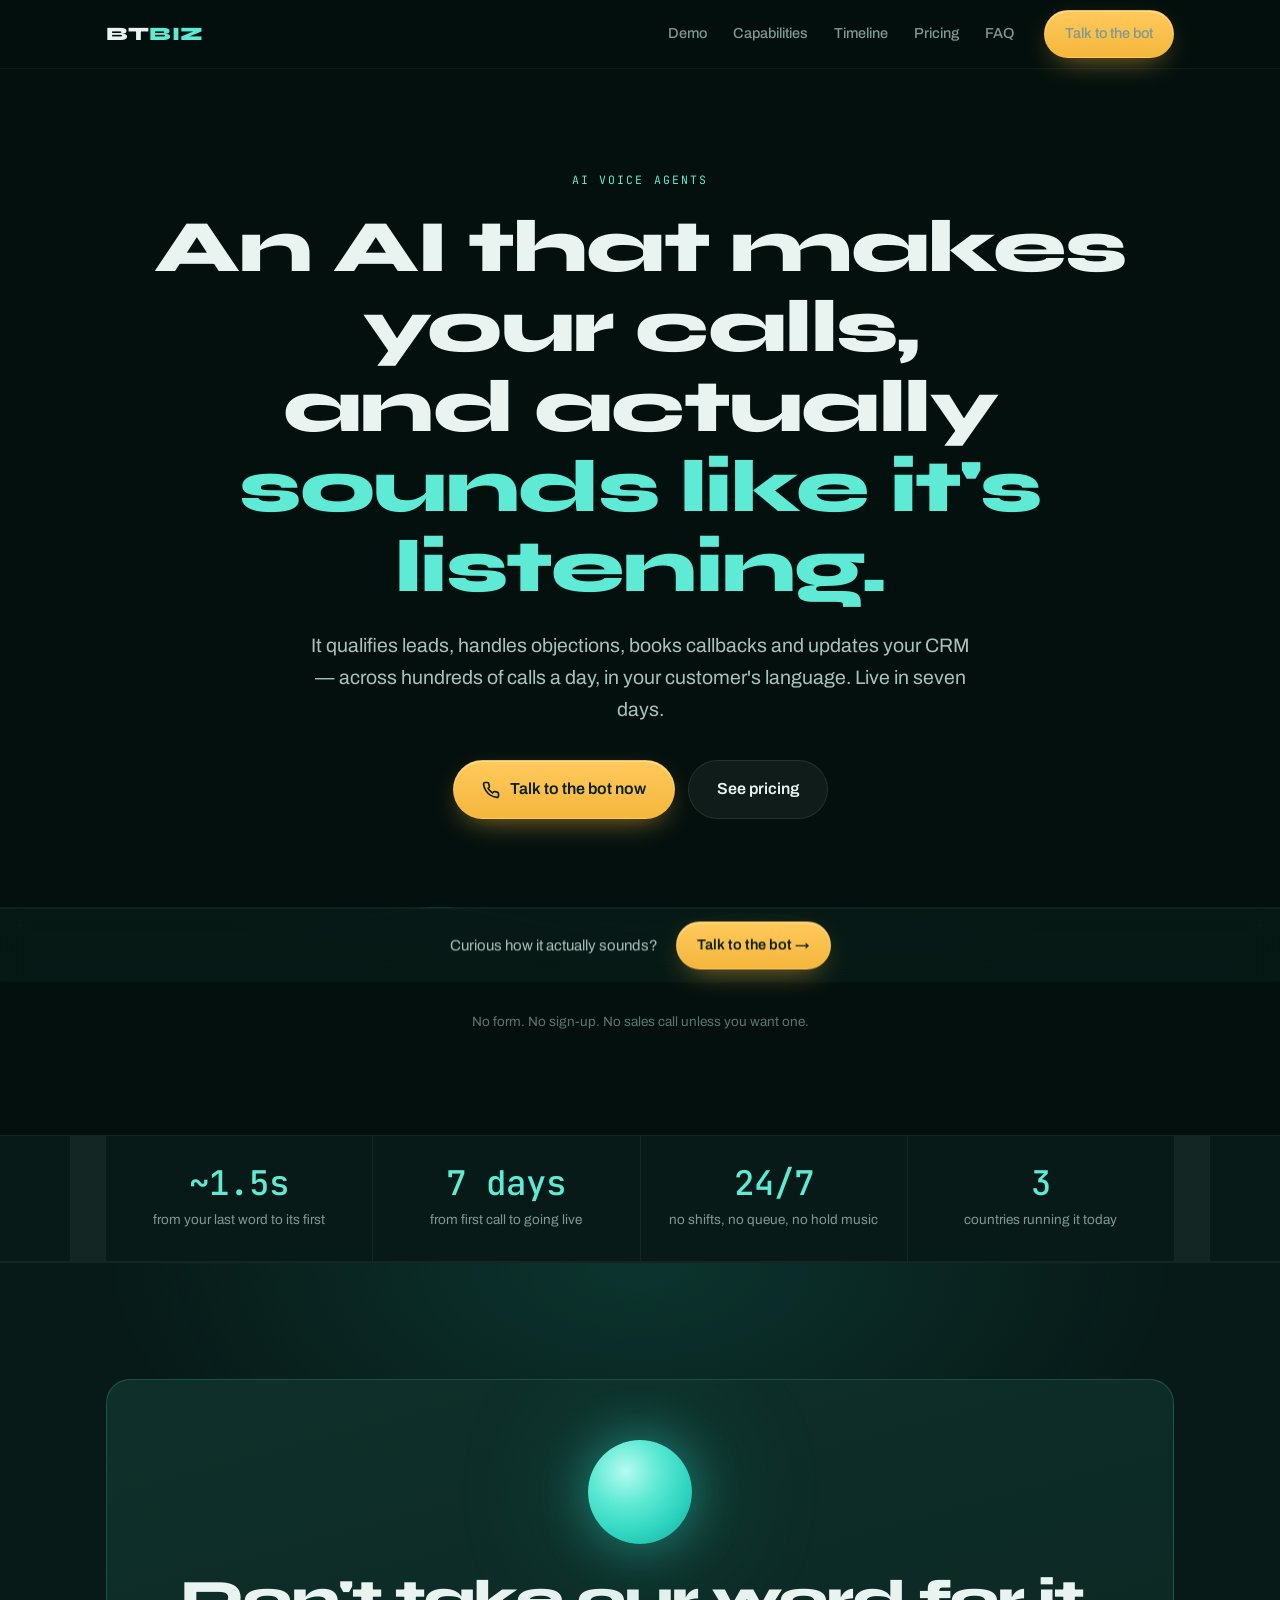
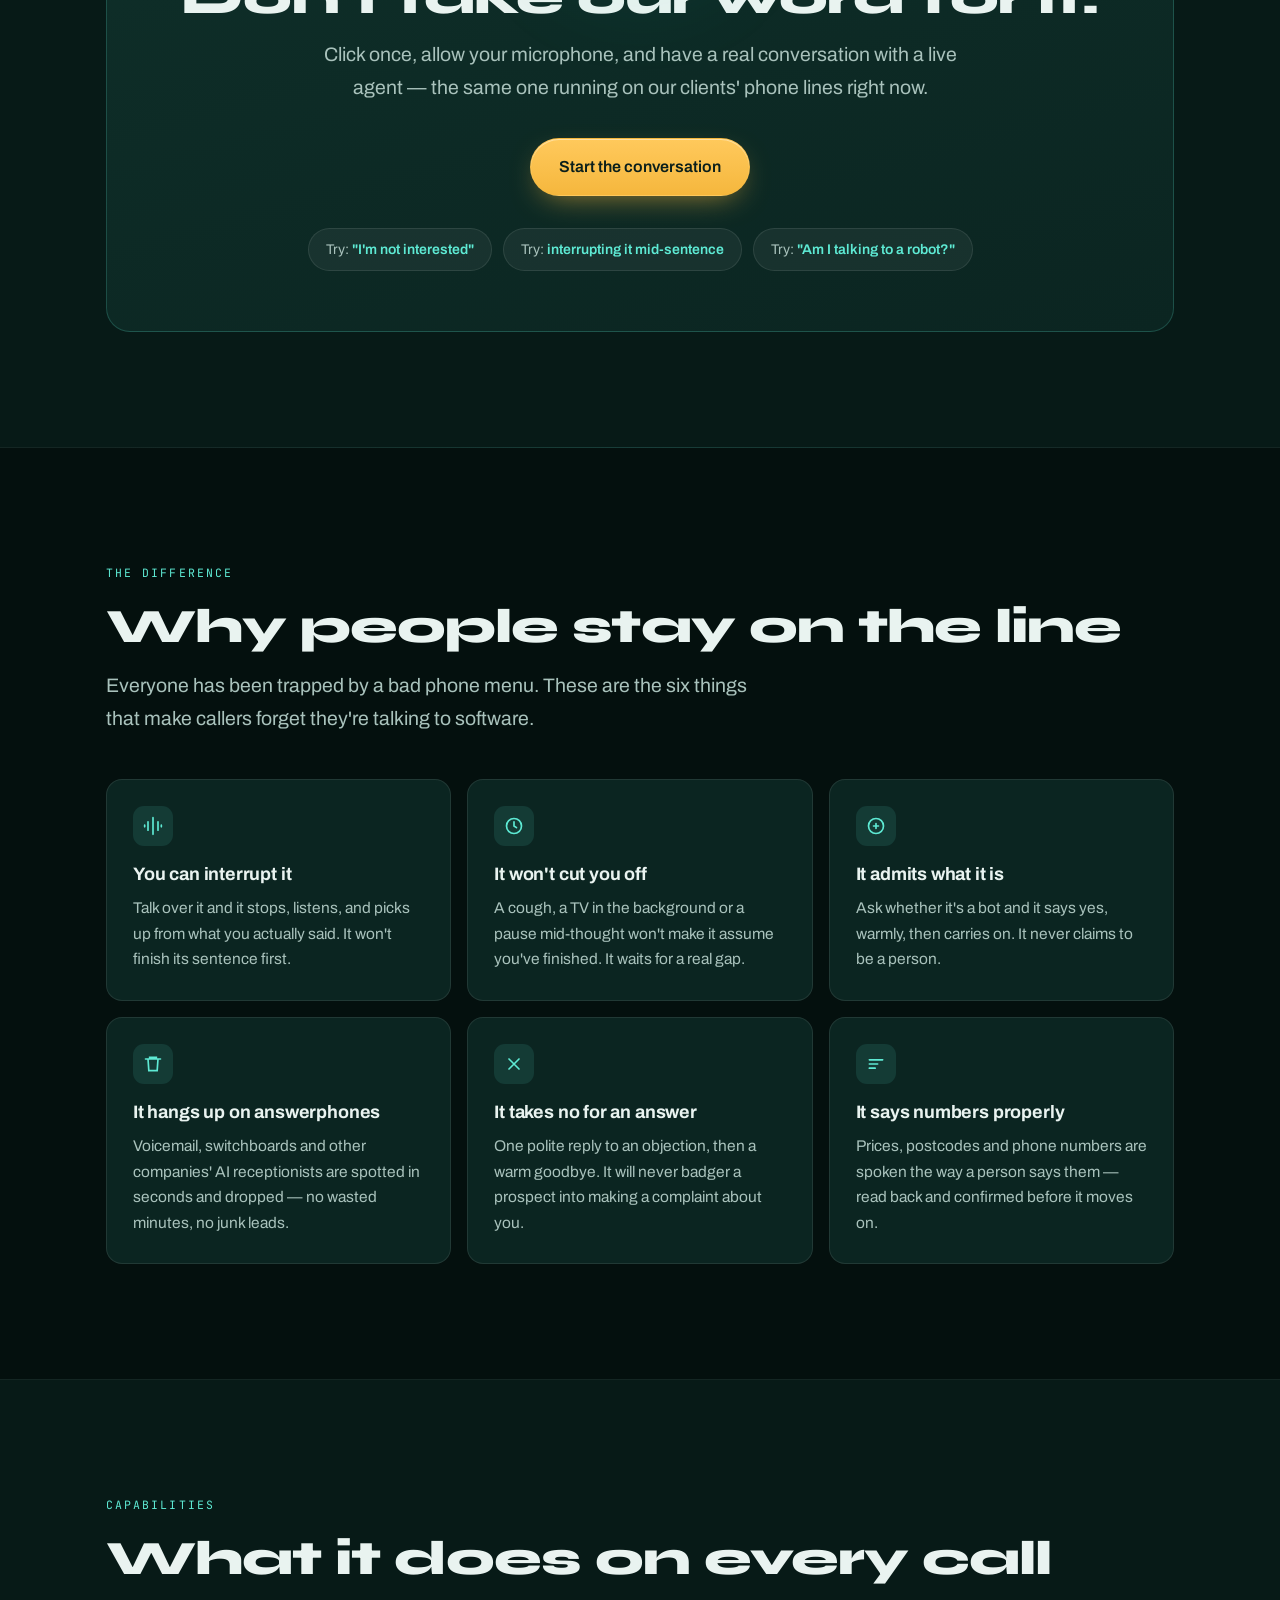
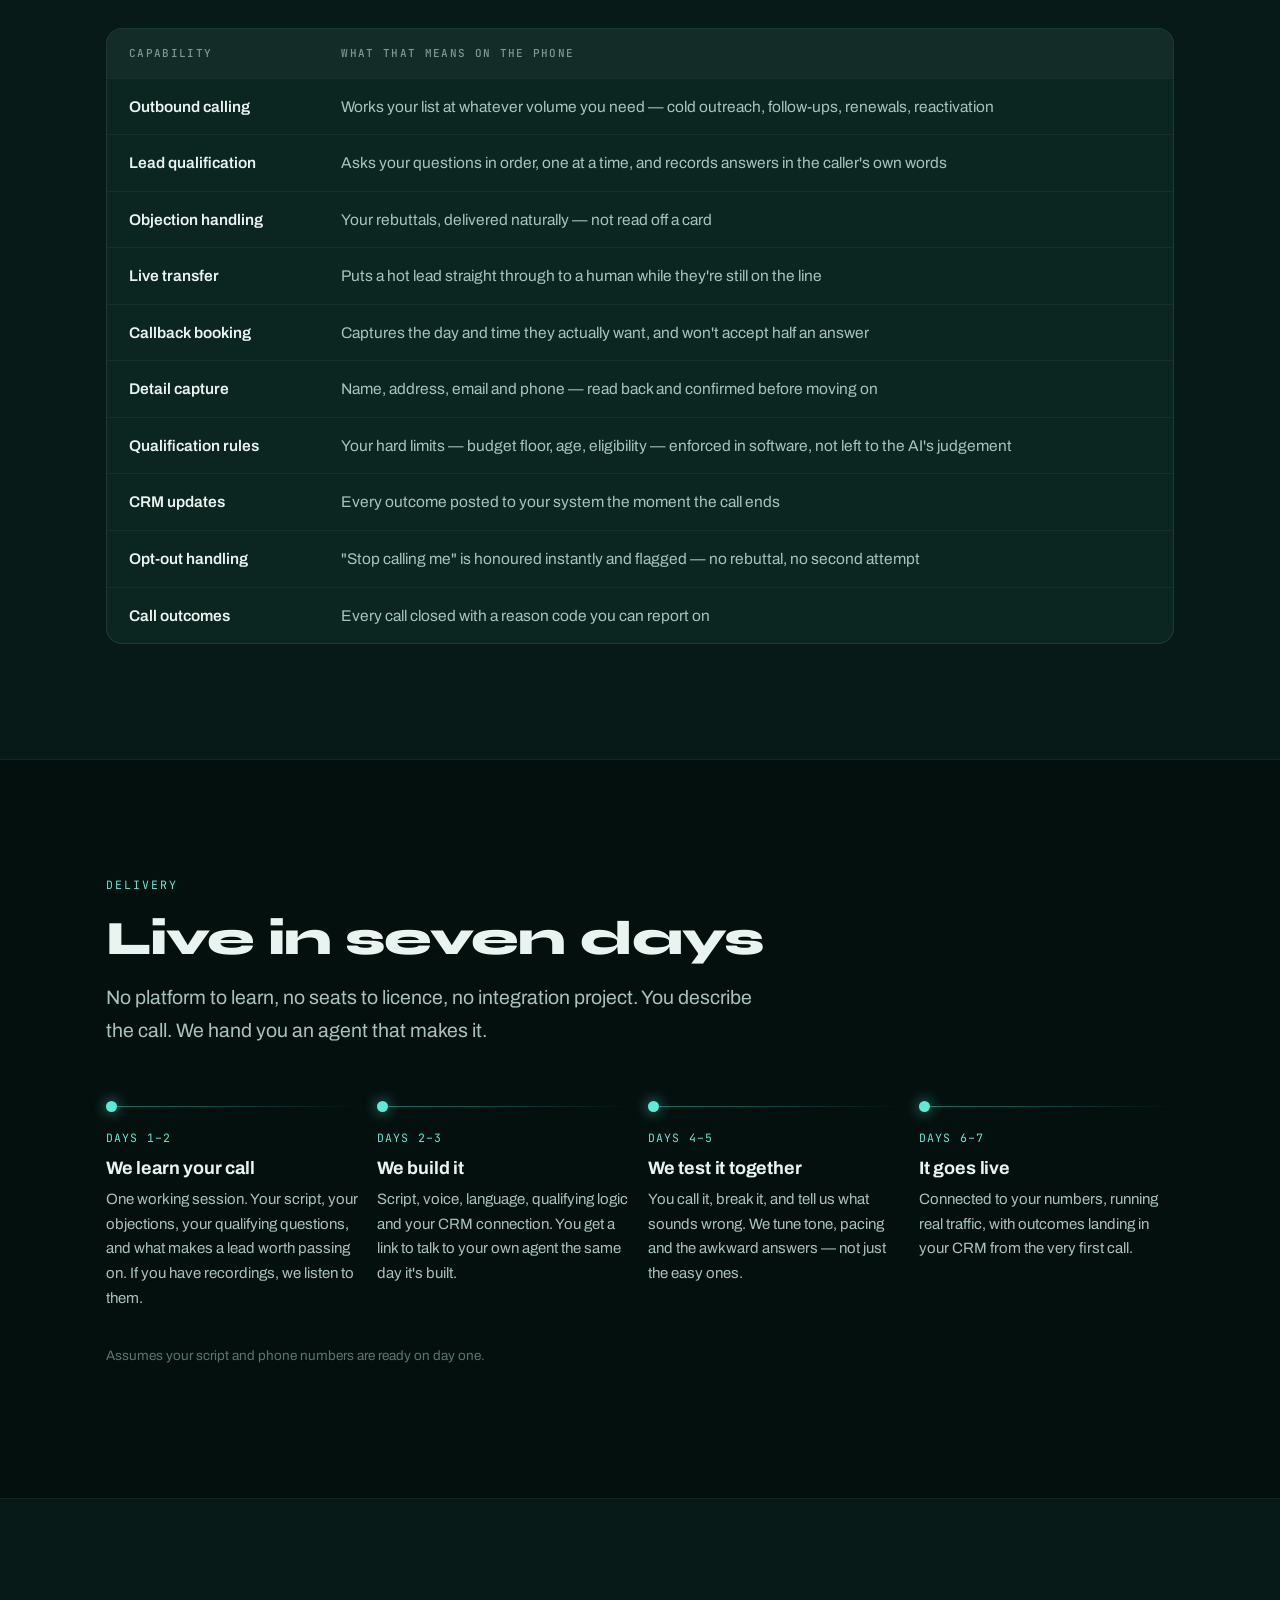
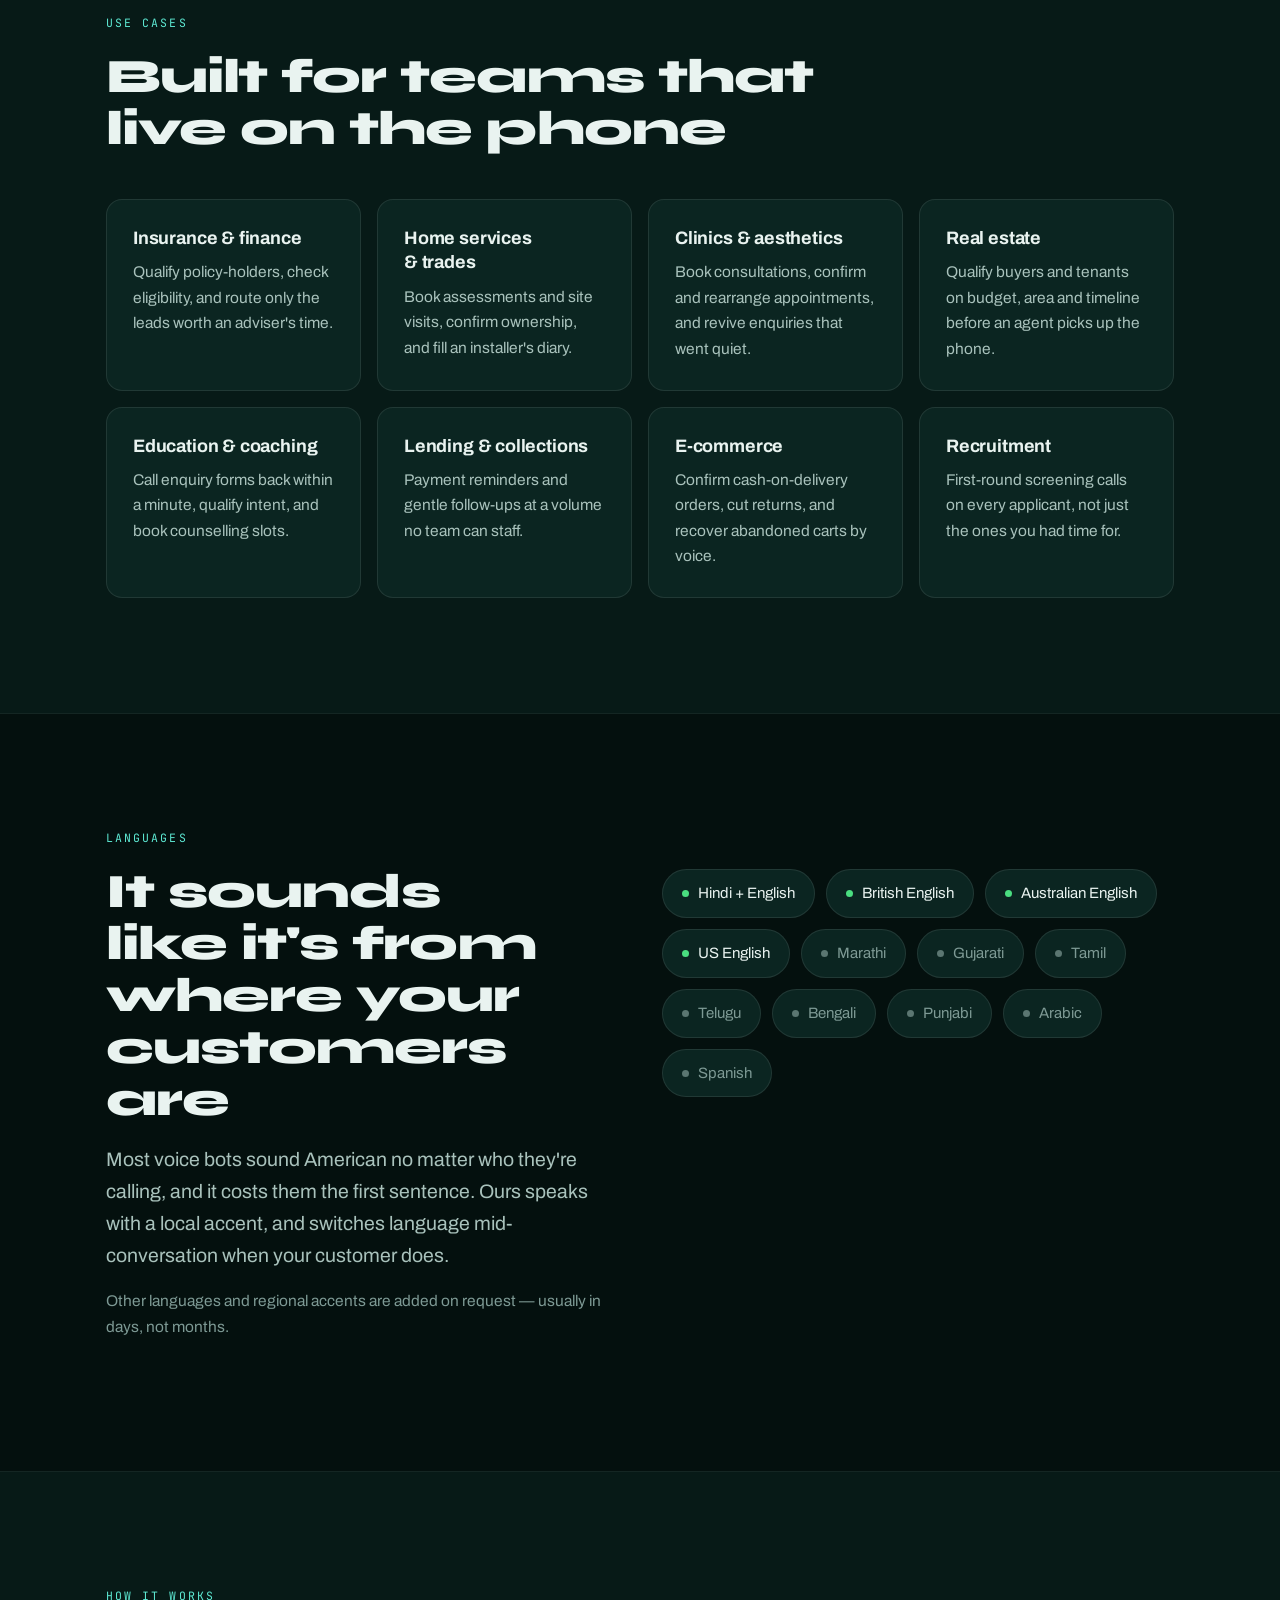
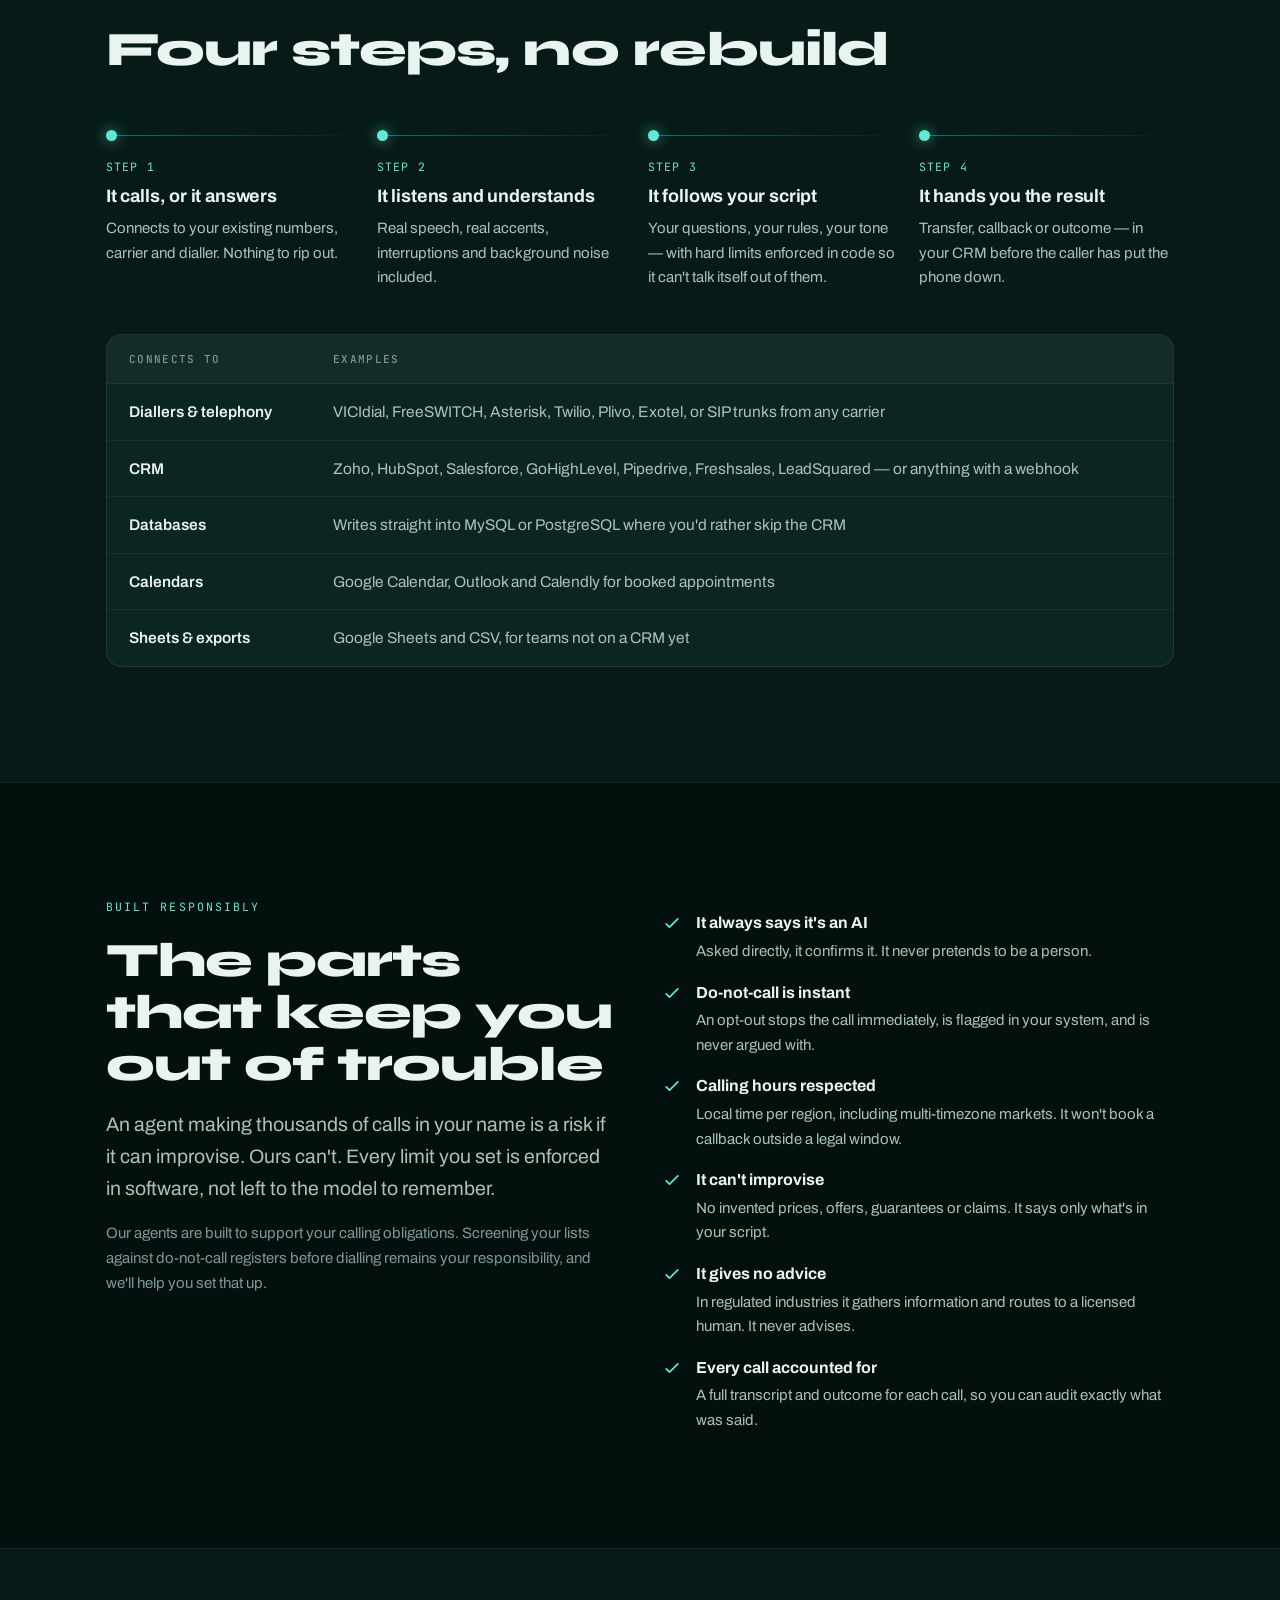
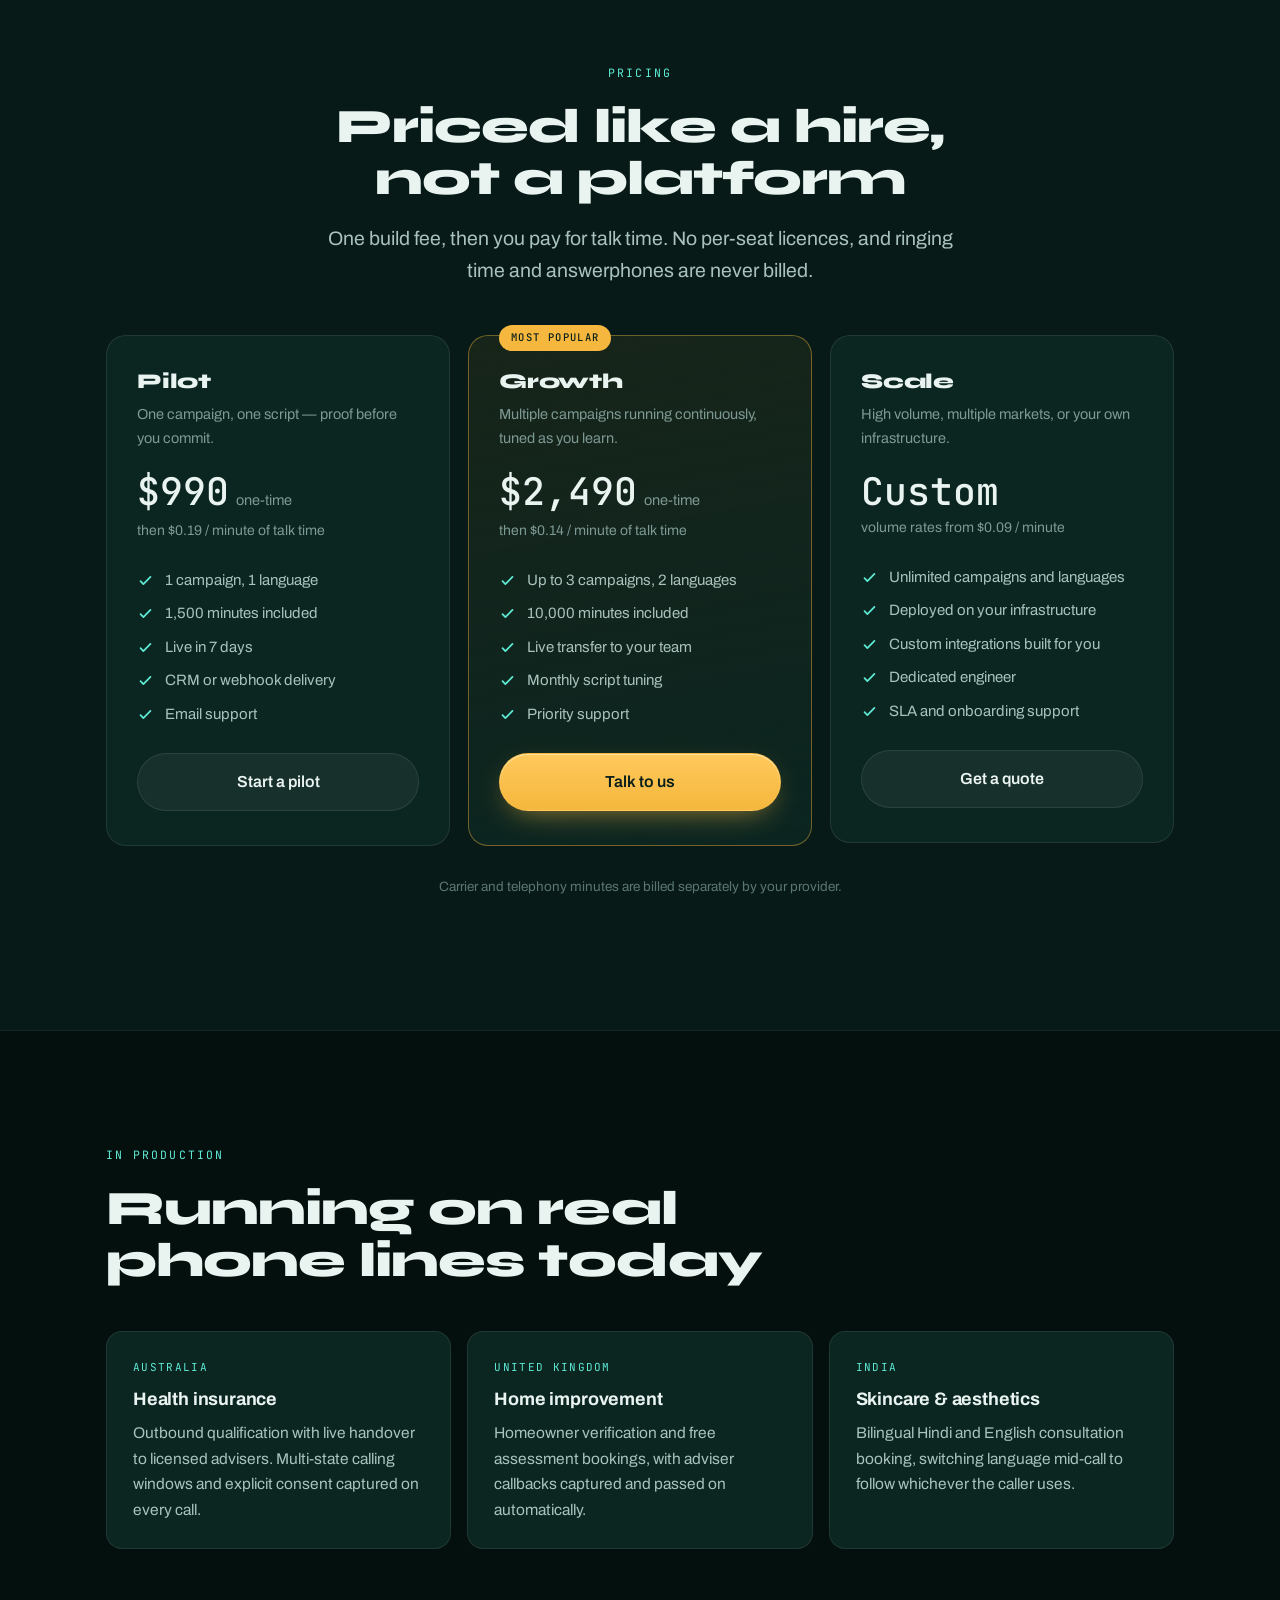
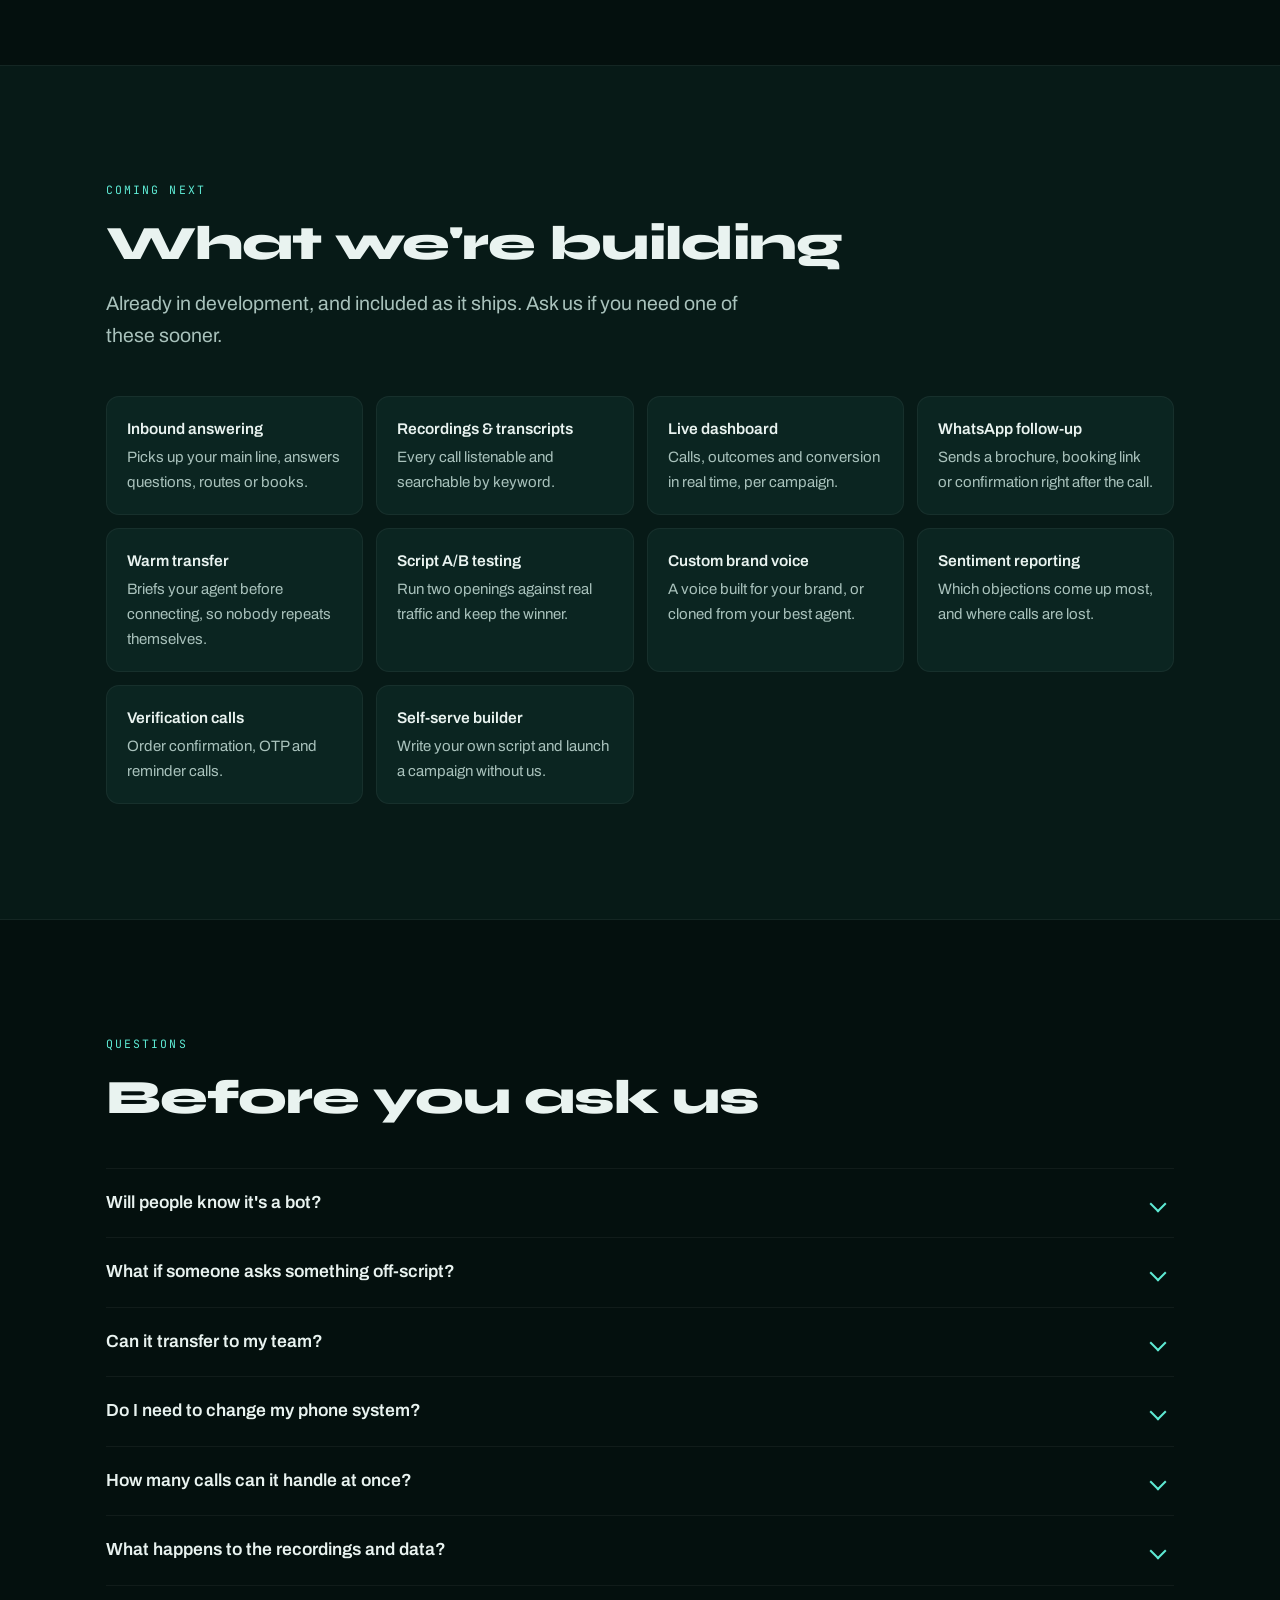
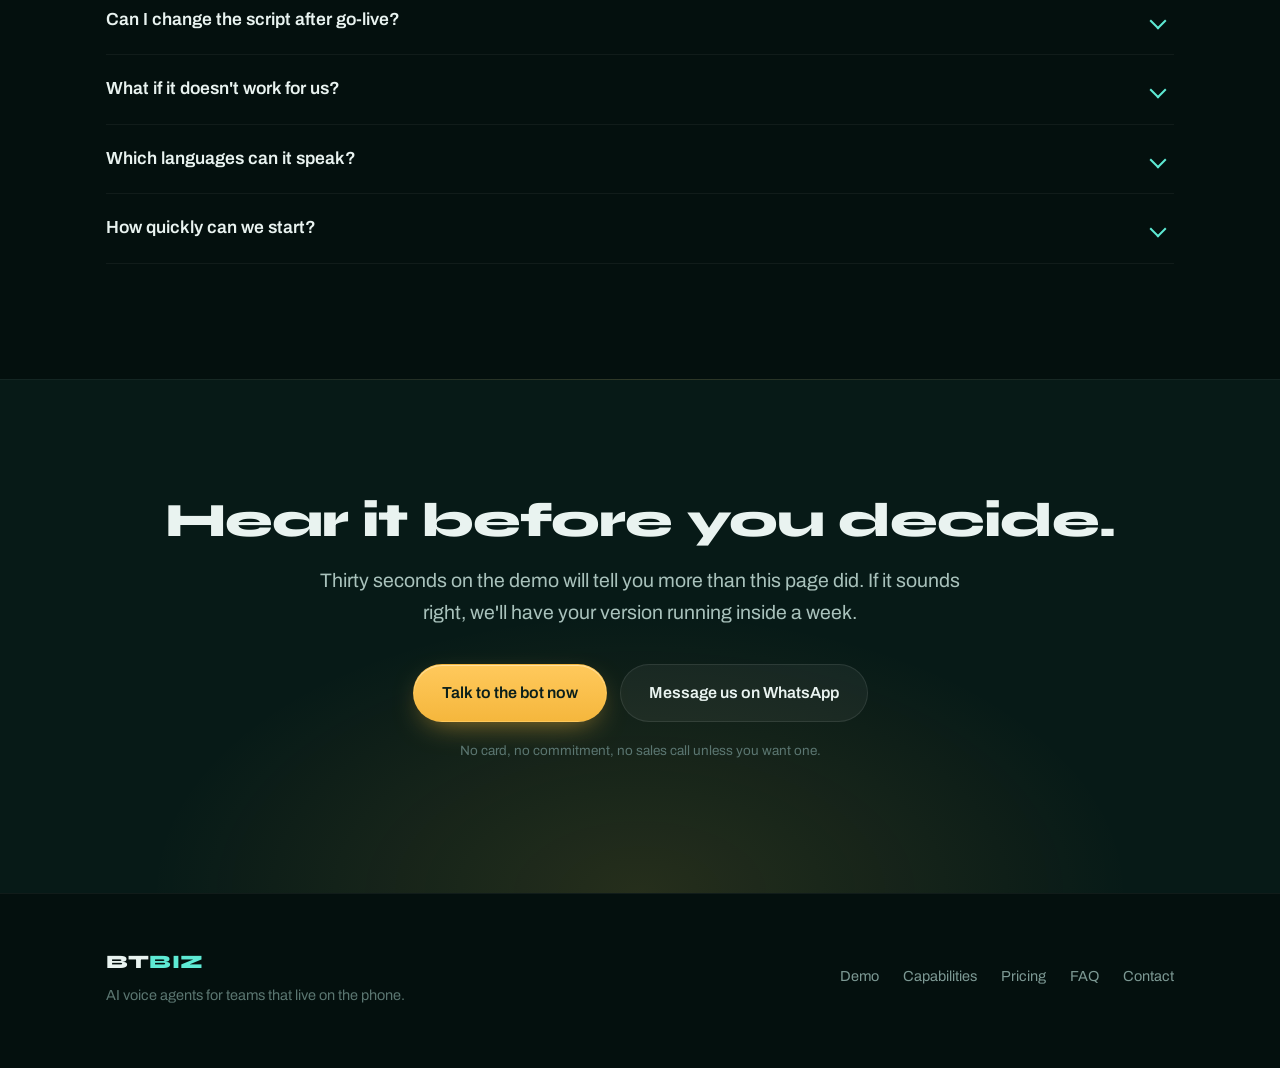
<file: landing/index.html>
<!doctype html>
<html lang="en">
<head>
<meta charset="utf-8">
<meta name="viewport" content="width=device-width, initial-scale=1, viewport-fit=cover">
<title>BTBIZ — AI Voice Agents That Make Your Calls</title>
<meta name="description" content="An AI voice agent that calls your leads, qualifies them, books callbacks and updates your CRM. Sub-two-second replies, natural interruptions, live in seven days. Talk to it now — no form.">
<meta name="theme-color" content="#04100e">
<link rel="canonical" href="https://btbiz.in/voice">

<meta property="og:type" content="website">
<meta property="og:title" content="BTBIZ — AI Voice Agents That Make Your Calls">
<meta property="og:description" content="Qualifies leads, books callbacks and updates your CRM. Live in seven days. Talk to it now — no form, no demo booking.">
<meta property="og:url" content="https://btbiz.in/voice">
<meta name="twitter:card" content="summary_large_image">

<link rel="preconnect" href="https://fonts.googleapis.com">
<link rel="preconnect" href="https://fonts.gstatic.com" crossorigin>
<link rel="stylesheet" href="https://fonts.googleapis.com/css2?family=Archivo:wght@400;500;600;700&family=JetBrains+Mono:wght@400;500&family=Syne:wght@700;800&display=swap">
<link rel="icon" href="data:image/svg+xml,<svg xmlns='http://www.w3.org/2000/svg' viewBox='0 0 100 100'><text y='.9em' font-size='90'>&#128222;</text></svg>">

<style>
:root{
  --ground:#04100e; --ground-2:#071a17; --surface:#0b2521; --surface-2:#0f302a;
  --line:rgba(255,255,255,.09); --line-2:rgba(255,255,255,.05);
  --text:#e9f3f0; --body:#a9c2bc; --muted:#7d9994; --faint:#5b7671;
  --mint:#5eead4; --mint-2:#2dd4bf; --mint-deep:#0f766e;
  --amber:#f5b73d; --amber-hi:#ffc95c; --ink:#0b1f1b;
  --ok:#4ade80; --ok-soft:rgba(74,222,128,.12);
  --display:"Syne","Archivo",system-ui,sans-serif;
  --sans:"Archivo","Segoe UI",system-ui,-apple-system,sans-serif;
  --mono:"JetBrains Mono",ui-monospace,SFMono-Regular,Menlo,Consolas,monospace;
  --wrap:1140px;
}
*{box-sizing:border-box}
html{scroll-behavior:smooth}
body{
  margin:0; background:var(--ground); color:var(--body);
  font-family:var(--sans); font-size:16.5px; line-height:1.65;
  -webkit-font-smoothing:antialiased; overflow-x:hidden;
}
h1,h2,h3,h4{margin:0; color:var(--text); font-family:var(--display); font-weight:800; line-height:1.08; letter-spacing:-.02em; text-wrap:balance}
h1{font-size:clamp(38px,6.2vw,74px)}
h2{font-size:clamp(28px,4.2vw,48px)}
h3{font-family:var(--sans); font-weight:700; font-size:18px; letter-spacing:-.01em; line-height:1.35}
p{margin:0 0 16px}
a{color:var(--mint); text-decoration:none}
a:hover{color:var(--mint-2)}
ul{margin:0; padding:0; list-style:none}
img,canvas{display:block; max-width:100%}
:focus-visible{outline:2px solid var(--mint); outline-offset:3px; border-radius:6px}

.wrap{max-width:var(--wrap); margin:0 auto; padding:0 clamp(20px,4vw,36px)}
section{padding:clamp(64px,9vw,116px) 0; position:relative}
.eyebrow{
  font-family:var(--mono); font-size:11.5px; text-transform:uppercase; letter-spacing:.18em;
  color:var(--mint); margin-bottom:18px; display:block;
}
.lede{font-size:clamp(16.5px,1.9vw,19.5px); color:var(--body); max-width:60ch}
.center{text-align:center; margin-left:auto; margin-right:auto}
.center .lede{margin-left:auto; margin-right:auto}

/* ── Buttons ──────────────────────────────────────────────────────────── */
.btn{
  display:inline-flex; align-items:center; justify-content:center; gap:10px;
  font-family:var(--sans); font-size:16px; font-weight:600; cursor:pointer;
  padding:15px 28px; border-radius:999px; border:1px solid transparent;
  transition:transform .14s cubic-bezier(.22,1,.36,1), box-shadow .22s, background .18s;
  white-space:nowrap;
}
.btn svg{width:18px; height:18px; flex:none}
.btn-primary{
  background:linear-gradient(180deg,var(--amber-hi),var(--amber)); color:var(--ink);
  box-shadow:0 10px 30px -12px rgba(245,183,61,.7), inset 0 1px 0 rgba(255,255,255,.42);
}
.btn-primary:hover{transform:translateY(-2px); box-shadow:0 18px 40px -14px rgba(245,183,61,.8); color:var(--ink)}
.btn-ghost{background:rgba(255,255,255,.05); color:var(--text); border-color:var(--line)}
.btn-ghost:hover{background:rgba(255,255,255,.1); color:var(--text)}
.btn-sm{padding:11px 20px; font-size:14.5px}
.cta-row{display:flex; gap:13px; flex-wrap:wrap; margin-top:34px}
.center .cta-row{justify-content:center}

/* ── Nav ──────────────────────────────────────────────────────────────── */
.nav{
  position:sticky; top:0; z-index:60; background:rgba(4,16,14,.82);
  backdrop-filter:blur(14px); border-bottom:1px solid var(--line-2);
}
.nav-in{display:flex; align-items:center; gap:30px; height:68px}
.logo{font-family:var(--display); font-weight:800; font-size:19px; color:var(--text); letter-spacing:.01em}
.logo span{color:var(--mint)}
.nav-links{display:flex; gap:26px; margin-left:auto; align-items:center}
.nav-links a{font-size:14.5px; color:var(--muted); font-weight:500}
.nav-links a:hover{color:var(--text)}
.nav-cta{margin-left:4px}
.burger{display:none; margin-left:auto; background:none; border:1px solid var(--line); border-radius:9px; width:40px; height:40px; cursor:pointer; color:var(--text)}
.burger svg{width:20px; height:20px; margin:auto}

/* ── Hero ─────────────────────────────────────────────────────────────── */
.hero{padding:clamp(56px,8vw,104px) 0 clamp(50px,7vw,86px); text-align:center; overflow:hidden}
.hero h1{margin-bottom:22px}
.hero h1 em{font-style:normal; color:var(--mint)}
.hero .lede{margin:0 auto}
.wavewrap{position:relative; margin:44px auto 0; max-width:820px; height:130px}
#wave{width:100%; height:130px}
.wavewrap::after{
  content:""; position:absolute; inset:0; pointer-events:none;
  background:linear-gradient(90deg,var(--ground) 0%,transparent 14%,transparent 86%,var(--ground) 100%);
}
.hero-note{margin-top:18px; font-size:13.5px; color:var(--faint)}

/* ── Stat strip ───────────────────────────────────────────────────────── */
.stats{border-block:1px solid var(--line-2); background:var(--ground-2)}
.stats-in{display:grid; grid-template-columns:repeat(auto-fit,minmax(180px,1fr)); gap:1px; background:var(--line-2)}
.stat{background:var(--ground-2); padding:30px 22px; text-align:center}
.stat b{display:block; font-family:var(--mono); font-size:clamp(26px,3.4vw,34px); font-weight:500; color:var(--mint); line-height:1}
.stat span{display:block; font-size:13.5px; color:var(--muted); margin-top:9px}

/* ── Cards ────────────────────────────────────────────────────────────── */
.grid{display:grid; gap:16px; margin-top:44px}
.g2{grid-template-columns:repeat(auto-fit,minmax(300px,1fr))}
.g3{grid-template-columns:repeat(auto-fit,minmax(268px,1fr))}
.g4{grid-template-columns:repeat(auto-fit,minmax(228px,1fr))}
.card{
  background:var(--surface); border:1px solid var(--line); border-radius:16px;
  padding:26px 26px 28px; transition:border-color .25s, transform .25s, background .25s;
}
.card:hover{border-color:rgba(94,234,212,.3); transform:translateY(-3px)}
.card h3{margin-bottom:9px}
.card p{margin:0; font-size:15.5px; color:var(--body)}
.card .ico{
  width:40px; height:40px; border-radius:11px; display:grid; place-items:center;
  background:rgba(94,234,212,.11); color:var(--mint); margin-bottom:16px;
}
.card .ico svg{width:20px; height:20px}

/* ── Demo block ───────────────────────────────────────────────────────── */
.demo{
  background:
    radial-gradient(760px 420px at 50% 0%, rgba(45,212,191,.14) 0%, transparent 70%),
    var(--ground-2);
  border-block:1px solid var(--line-2);
}
.demo-card{
  background:linear-gradient(165deg,var(--surface-2),var(--surface));
  border:1px solid rgba(94,234,212,.2); border-radius:24px;
  padding:clamp(34px,5vw,60px); text-align:center; position:relative; overflow:hidden;
}
.orb{
  width:104px; height:104px; border-radius:50%; margin:0 auto 28px; position:relative;
  background:radial-gradient(circle at 36% 30%,#b6fbef 0%,var(--mint) 34%,var(--mint-2) 66%,#14a89a 100%);
  box-shadow:0 0 44px 8px rgba(45,212,191,.35), 0 0 120px 30px rgba(45,212,191,.14);
  animation:breathe 5s ease-in-out infinite;
}
@keyframes breathe{0%,100%{transform:scale(1)}50%{transform:scale(1.055)}}
.prompts{display:flex; gap:11px; flex-wrap:wrap; justify-content:center; margin-top:32px}
.prompt{
  font-size:14px; color:var(--body); background:rgba(255,255,255,.05);
  border:1px solid var(--line); border-radius:999px; padding:9px 17px;
}
.prompt b{color:var(--mint); font-weight:600}

/* ── Timeline ─────────────────────────────────────────────────────────── */
.timeline{display:grid; grid-template-columns:repeat(auto-fit,minmax(232px,1fr)); gap:16px; margin-top:48px; counter-reset:step}
.step{position:relative; padding-top:34px; counter-increment:step}
.step::before{
  content:""; position:absolute; top:11px; left:0; right:0; height:1px;
  background:linear-gradient(90deg,var(--mint-deep),transparent);
}
.step::after{
  content:""; position:absolute; top:6px; left:0; width:11px; height:11px;
  border-radius:50%; background:var(--mint); box-shadow:0 0 14px rgba(94,234,212,.7);
}
.step .d{font-family:var(--mono); font-size:11.5px; letter-spacing:.1em; text-transform:uppercase; color:var(--mint); display:block; margin-bottom:8px}
.step h3{margin-bottom:7px}
.step p{margin:0; font-size:15px}

/* ── Table ────────────────────────────────────────────────────────────── */
.tw{overflow-x:auto; margin-top:44px; border:1px solid var(--line); border-radius:16px; background:var(--surface)}
table{border-collapse:collapse; width:100%; min-width:560px; font-size:15.5px}
th,td{text-align:left; padding:15px 22px; border-bottom:1px solid var(--line-2); vertical-align:top}
thead th{background:rgba(255,255,255,.03); font-family:var(--mono); font-size:11px; font-weight:500; text-transform:uppercase; letter-spacing:.12em; color:var(--muted)}
tbody tr:last-child td{border-bottom:none}
td:first-child{color:var(--text); font-weight:600; white-space:nowrap}

/* ── Languages ────────────────────────────────────────────────────────── */
.langs{display:flex; flex-wrap:wrap; gap:11px; margin-top:40px}
.lang{
  display:inline-flex; align-items:center; gap:9px; padding:11px 19px; border-radius:999px;
  background:var(--surface); border:1px solid var(--line); font-size:15px; color:var(--text);
}
.lang i{width:7px; height:7px; border-radius:50%; background:var(--ok); flex:none}
.lang.soon{color:var(--muted)} .lang.soon i{background:var(--faint)}

/* ── Pricing ──────────────────────────────────────────────────────────── */
.plans{display:grid; grid-template-columns:repeat(auto-fit,minmax(285px,1fr)); gap:18px; margin-top:48px; align-items:start}
.plan{background:var(--surface); border:1px solid var(--line); border-radius:20px; padding:32px 30px 34px; position:relative}
.plan.feature{border-color:rgba(245,183,61,.42); background:linear-gradient(170deg,rgba(245,183,61,.07),var(--surface))}
.plan .tag{
  position:absolute; top:-11px; left:30px; font-family:var(--mono); font-size:10.5px;
  text-transform:uppercase; letter-spacing:.13em; padding:4px 12px; border-radius:999px;
  background:var(--amber); color:var(--ink); font-weight:500;
}
.plan h3{font-family:var(--display); font-weight:800; font-size:21px; margin-bottom:6px}
.plan .who{font-size:14.5px; color:var(--muted); margin-bottom:22px; min-height:44px}
.price{display:flex; align-items:baseline; gap:7px; margin-bottom:6px}
.price b{font-family:var(--mono); font-size:38px; font-weight:500; color:var(--text); line-height:1}
.price span{font-size:14.5px; color:var(--muted)}
.price-sub{font-size:14px; color:var(--muted); margin-bottom:26px}
.plan ul{display:flex; flex-direction:column; gap:11px; margin-bottom:28px}
.plan li{display:flex; gap:11px; font-size:15px; color:var(--body); line-height:1.5}
.plan li svg{width:17px; height:17px; flex:none; color:var(--mint); margin-top:3px}
.plan .btn{width:100%}

/* ── Compliance / proof ───────────────────────────────────────────────── */
.split{display:grid; grid-template-columns:repeat(auto-fit,minmax(300px,1fr)); gap:44px; align-items:start}
.checks{display:flex; flex-direction:column; gap:16px; margin-top:12px}
.check{display:flex; gap:14px}
.check svg{width:20px; height:20px; flex:none; color:var(--mint); margin-top:3px}
.check b{display:block; color:var(--text); font-size:16px; margin-bottom:2px}
.check p{margin:0; font-size:15px}

.case{background:var(--surface); border:1px solid var(--line); border-radius:16px; padding:26px}
.case .loc{font-family:var(--mono); font-size:11px; letter-spacing:.12em; text-transform:uppercase; color:var(--mint); margin-bottom:11px}
.case h3{margin-bottom:9px}
.case p{margin:0; font-size:15.5px}

/* ── Roadmap ──────────────────────────────────────────────────────────── */
.road{display:grid; grid-template-columns:repeat(auto-fit,minmax(212px,1fr)); gap:13px; margin-top:44px}
.road div{
  background:var(--surface); border:1px solid var(--line-2); border-radius:13px;
  padding:19px 20px; font-size:15px; color:var(--body);
}
.road b{display:block; color:var(--text); font-size:15.5px; font-weight:600; margin-bottom:4px}

/* ── FAQ ──────────────────────────────────────────────────────────────── */
.faqs{margin-top:44px; border-top:1px solid var(--line-2)}
details{border-bottom:1px solid var(--line-2)}
summary{
  cursor:pointer; list-style:none; padding:22px 44px 22px 0; position:relative;
  font-size:17.5px; font-weight:600; color:var(--text); line-height:1.4;
}
summary::-webkit-details-marker{display:none}
summary::after{
  content:""; position:absolute; right:10px; top:29px; width:10px; height:10px;
  border-right:2px solid var(--mint); border-bottom:2px solid var(--mint);
  transform:rotate(45deg); transition:transform .25s;
}
details[open] summary::after{transform:rotate(-135deg)}
details p{padding:0 44px 24px 0; margin:0; font-size:16px; max-width:72ch}

/* ── Final CTA + footer ───────────────────────────────────────────────── */
.final{
  background:
    radial-gradient(700px 400px at 50% 100%, rgba(245,183,61,.13) 0%, transparent 70%),
    var(--ground-2);
  border-top:1px solid var(--line-2); text-align:center;
}
footer{padding:52px 0 60px; border-top:1px solid var(--line-2); font-size:14.5px; color:var(--faint)}
.foot-in{display:flex; flex-wrap:wrap; gap:22px; align-items:center; justify-content:space-between}
.foot-links{display:flex; gap:24px; flex-wrap:wrap}
.foot-links a{color:var(--muted); font-size:14.5px}
.foot-links a:hover{color:var(--text)}

/* ── Sticky bar ───────────────────────────────────────────────────────── */
.sticky{
  position:fixed; left:0; right:0; bottom:0; z-index:70;
  background:rgba(7,26,23,.94); backdrop-filter:blur(14px);
  border-top:1px solid var(--line); padding:13px clamp(20px,4vw,36px);
  display:flex; align-items:center; gap:18px; justify-content:center;
  transform:translateY(110%); transition:transform .4s cubic-bezier(.22,1,.36,1);
}
.sticky.on{transform:none}
.sticky p{margin:0; font-size:15px; color:var(--body)}
@media (max-width:620px){ .sticky p{display:none} }

/* ── Reveal ───────────────────────────────────────────────────────────── */
.rv{opacity:0; transform:translateY(20px); transition:opacity .7s cubic-bezier(.22,1,.36,1), transform .7s cubic-bezier(.22,1,.36,1)}
.rv.in{opacity:1; transform:none}

@media (max-width:860px){
  .nav-links{display:none}
  .nav-links.open{
    display:flex; position:absolute; top:68px; left:0; right:0; flex-direction:column;
    background:var(--ground-2); border-bottom:1px solid var(--line); padding:20px clamp(20px,4vw,36px) 26px; gap:18px; align-items:flex-start;
  }
  .burger{display:grid}
  .nav-links.open .nav-cta{margin-left:0; width:100%}
  .nav-links.open .btn{width:100%}
}
@media (prefers-reduced-motion:reduce){
  html{scroll-behavior:auto}
  *{animation:none !important; transition:none !important}
  .rv{opacity:1; transform:none}
}
</style>
</head>
<body>

<nav class="nav">
  <div class="wrap nav-in">
    <a class="logo" href="#top">BT<span>BIZ</span></a>
    <button class="burger" id="burger" aria-label="Menu" aria-expanded="false">
      <svg viewBox="0 0 24 24" fill="none" stroke="currentColor" stroke-width="2" stroke-linecap="round"><path d="M4 7h16M4 12h16M4 17h16"/></svg>
    </button>
    <div class="nav-links" id="navLinks">
      <a href="#demo">Demo</a>
      <a href="#what">Capabilities</a>
      <a href="#timeline">Timeline</a>
      <a href="#pricing">Pricing</a>
      <a href="#faq">FAQ</a>
      <span class="nav-cta">
        <a class="btn btn-primary btn-sm" href="https://demo.btbiz.in/" target="_blank" rel="noopener">Talk to the bot</a>
      </span>
    </div>
  </div>
</nav>

<!-- ── Hero ──────────────────────────────────────────────────────────── -->
<header class="hero" id="top">
  <div class="wrap">
    <span class="eyebrow">AI voice agents</span>
    <h1>An AI that makes your calls,<br>and actually <em>sounds like it's listening.</em></h1>
    <p class="lede">
      It qualifies leads, handles objections, books callbacks and updates your CRM —
      across hundreds of calls a day, in your customer's language. Live in seven days.
    </p>
    <div class="cta-row" style="justify-content:center">
      <a class="btn btn-primary" href="https://demo.btbiz.in/" target="_blank" rel="noopener">
        <svg viewBox="0 0 24 24" fill="none" stroke="currentColor" stroke-width="2.2" stroke-linecap="round" stroke-linejoin="round"><path d="M22 16.92v3a2 2 0 0 1-2.18 2 19.79 19.79 0 0 1-8.63-3.07 19.5 19.5 0 0 1-6-6A19.79 19.79 0 0 1 2.08 4.18 2 2 0 0 1 4.07 2h3a2 2 0 0 1 2 1.72c.13.96.36 1.9.7 2.81a2 2 0 0 1-.45 2.11L8.09 9.91a16 16 0 0 0 6 6l1.27-1.27a2 2 0 0 1 2.11-.45c.9.34 1.85.57 2.81.7A2 2 0 0 1 22 16.92Z"/></svg>
        Talk to the bot now
      </a>
      <a class="btn btn-ghost" href="#pricing">See pricing</a>
    </div>
    <div class="wavewrap"><canvas id="wave" aria-hidden="true"></canvas></div>
    <p class="hero-note">No form. No sign-up. No sales call unless you want one.</p>
  </div>
</header>

<!-- ── Stats ─────────────────────────────────────────────────────────── -->
<div class="stats">
  <div class="wrap stats-in">
    <div class="stat"><b>~1.5s</b><span>from your last word to its first</span></div>
    <div class="stat"><b>7 days</b><span>from first call to going live</span></div>
    <div class="stat"><b>24/7</b><span>no shifts, no queue, no hold music</span></div>
    <div class="stat"><b>3</b><span>countries running it today</span></div>
  </div>
</div>

<!-- ── Demo ──────────────────────────────────────────────────────────── -->
<section class="demo" id="demo">
  <div class="wrap">
    <div class="demo-card rv">
      <div class="orb" aria-hidden="true"></div>
      <h2>Don't take our word for it.</h2>
      <p class="lede center" style="margin-top:16px">
        Click once, allow your microphone, and have a real conversation with a live
        agent — the same one running on our clients' phone lines right now.
      </p>
      <div class="cta-row" style="justify-content:center">
        <a class="btn btn-primary" href="https://demo.btbiz.in/" target="_blank" rel="noopener">Start the conversation</a>
      </div>
      <div class="prompts">
        <span class="prompt">Try: <b>"I'm not interested"</b></span>
        <span class="prompt">Try: <b>interrupting it mid-sentence</b></span>
        <span class="prompt">Try: <b>"Am I talking to a robot?"</b></span>
      </div>
    </div>
  </div>
</section>

<!-- ── Why it doesn't sound like a robot ─────────────────────────────── -->
<section id="why">
  <div class="wrap">
    <div class="rv">
      <span class="eyebrow">The difference</span>
      <h2>Why people stay on the line</h2>
      <p class="lede" style="margin-top:18px">
        Everyone has been trapped by a bad phone menu. These are the six things that
        make callers forget they're talking to software.
      </p>
    </div>
    <div class="grid g3">
      <div class="card rv">
        <div class="ico"><svg viewBox="0 0 24 24" fill="none" stroke="currentColor" stroke-width="2" stroke-linecap="round"><path d="M12 2v20M6 7v10M18 7v10M2 11v2M22 11v2"/></svg></div>
        <h3>You can interrupt it</h3>
        <p>Talk over it and it stops, listens, and picks up from what you actually said. It won't finish its sentence first.</p>
      </div>
      <div class="card rv">
        <div class="ico"><svg viewBox="0 0 24 24" fill="none" stroke="currentColor" stroke-width="2" stroke-linecap="round"><circle cx="12" cy="12" r="9"/><path d="M12 7v5l3 2"/></svg></div>
        <h3>It won't cut you off</h3>
        <p>A cough, a TV in the background or a pause mid-thought won't make it assume you've finished. It waits for a real gap.</p>
      </div>
      <div class="card rv">
        <div class="ico"><svg viewBox="0 0 24 24" fill="none" stroke="currentColor" stroke-width="2" stroke-linecap="round"><path d="M9 12h6M12 9v6"/><circle cx="12" cy="12" r="9"/></svg></div>
        <h3>It admits what it is</h3>
        <p>Ask whether it's a bot and it says yes, warmly, then carries on. It never claims to be a person.</p>
      </div>
      <div class="card rv">
        <div class="ico"><svg viewBox="0 0 24 24" fill="none" stroke="currentColor" stroke-width="2" stroke-linecap="round"><path d="M3 6h18M8 6V4h8v2M6 6l1 14h10l1-14"/></svg></div>
        <h3>It hangs up on answerphones</h3>
        <p>Voicemail, switchboards and other companies' AI receptionists are spotted in seconds and dropped — no wasted minutes, no junk leads.</p>
      </div>
      <div class="card rv">
        <div class="ico"><svg viewBox="0 0 24 24" fill="none" stroke="currentColor" stroke-width="2" stroke-linecap="round"><path d="M18 6 6 18M6 6l12 12"/></svg></div>
        <h3>It takes no for an answer</h3>
        <p>One polite reply to an objection, then a warm goodbye. It will never badger a prospect into making a complaint about you.</p>
      </div>
      <div class="card rv">
        <div class="ico"><svg viewBox="0 0 24 24" fill="none" stroke="currentColor" stroke-width="2" stroke-linecap="round"><path d="M4 7h16M4 12h10M4 17h7"/></svg></div>
        <h3>It says numbers properly</h3>
        <p>Prices, postcodes and phone numbers are spoken the way a person says them — read back and confirmed before it moves on.</p>
      </div>
    </div>
  </div>
</section>

<!-- ── What it does ──────────────────────────────────────────────────── -->
<section id="what" style="background:var(--ground-2); border-block:1px solid var(--line-2)">
  <div class="wrap">
    <div class="rv">
      <span class="eyebrow">Capabilities</span>
      <h2>What it does on every call</h2>
    </div>
    <div class="tw rv">
      <table>
        <thead><tr><th>Capability</th><th>What that means on the phone</th></tr></thead>
        <tbody>
          <tr><td>Outbound calling</td><td>Works your list at whatever volume you need — cold outreach, follow-ups, renewals, reactivation</td></tr>
          <tr><td>Lead qualification</td><td>Asks your questions in order, one at a time, and records answers in the caller's own words</td></tr>
          <tr><td>Objection handling</td><td>Your rebuttals, delivered naturally — not read off a card</td></tr>
          <tr><td>Live transfer</td><td>Puts a hot lead straight through to a human while they're still on the line</td></tr>
          <tr><td>Callback booking</td><td>Captures the day and time they actually want, and won't accept half an answer</td></tr>
          <tr><td>Detail capture</td><td>Name, address, email and phone — read back and confirmed before moving on</td></tr>
          <tr><td>Qualification rules</td><td>Your hard limits — budget floor, age, eligibility — enforced in software, not left to the AI's judgement</td></tr>
          <tr><td>CRM updates</td><td>Every outcome posted to your system the moment the call ends</td></tr>
          <tr><td>Opt-out handling</td><td>"Stop calling me" is honoured instantly and flagged — no rebuttal, no second attempt</td></tr>
          <tr><td>Call outcomes</td><td>Every call closed with a reason code you can report on</td></tr>
        </tbody>
      </table>
    </div>
  </div>
</section>

<!-- ── Timeline ──────────────────────────────────────────────────────── -->
<section id="timeline">
  <div class="wrap">
    <div class="rv">
      <span class="eyebrow">Delivery</span>
      <h2>Live in seven days</h2>
      <p class="lede" style="margin-top:18px">
        No platform to learn, no seats to licence, no integration project. You describe
        the call. We hand you an agent that makes it.
      </p>
    </div>
    <div class="timeline">
      <div class="step rv">
        <span class="d">Days 1–2</span>
        <h3>We learn your call</h3>
        <p>One working session. Your script, your objections, your qualifying questions, and what makes a lead worth passing on. If you have recordings, we listen to them.</p>
      </div>
      <div class="step rv">
        <span class="d">Days 2–3</span>
        <h3>We build it</h3>
        <p>Script, voice, language, qualifying logic and your CRM connection. You get a link to talk to your own agent the same day it's built.</p>
      </div>
      <div class="step rv">
        <span class="d">Days 4–5</span>
        <h3>We test it together</h3>
        <p>You call it, break it, and tell us what sounds wrong. We tune tone, pacing and the awkward answers — not just the easy ones.</p>
      </div>
      <div class="step rv">
        <span class="d">Days 6–7</span>
        <h3>It goes live</h3>
        <p>Connected to your numbers, running real traffic, with outcomes landing in your CRM from the very first call.</p>
      </div>
    </div>
    <p class="hero-note rv" style="margin-top:34px">Assumes your script and phone numbers are ready on day one.</p>
  </div>
</section>

<!-- ── Who it's for ──────────────────────────────────────────────────── -->
<section id="who" style="background:var(--ground-2); border-block:1px solid var(--line-2)">
  <div class="wrap">
    <div class="rv">
      <span class="eyebrow">Use cases</span>
      <h2>Built for teams that live on the phone</h2>
    </div>
    <div class="grid g4">
      <div class="card rv"><h3>Insurance &amp; finance</h3><p>Qualify policy-holders, check eligibility, and route only the leads worth an adviser's time.</p></div>
      <div class="card rv"><h3>Home services &amp; trades</h3><p>Book assessments and site visits, confirm ownership, and fill an installer's diary.</p></div>
      <div class="card rv"><h3>Clinics &amp; aesthetics</h3><p>Book consultations, confirm and rearrange appointments, and revive enquiries that went quiet.</p></div>
      <div class="card rv"><h3>Real estate</h3><p>Qualify buyers and tenants on budget, area and timeline before an agent picks up the phone.</p></div>
      <div class="card rv"><h3>Education &amp; coaching</h3><p>Call enquiry forms back within a minute, qualify intent, and book counselling slots.</p></div>
      <div class="card rv"><h3>Lending &amp; collections</h3><p>Payment reminders and gentle follow-ups at a volume no team can staff.</p></div>
      <div class="card rv"><h3>E-commerce</h3><p>Confirm cash-on-delivery orders, cut returns, and recover abandoned carts by voice.</p></div>
      <div class="card rv"><h3>Recruitment</h3><p>First-round screening calls on every applicant, not just the ones you had time for.</p></div>
    </div>
  </div>
</section>

<!-- ── Languages ─────────────────────────────────────────────────────── -->
<section id="languages">
  <div class="wrap split">
    <div class="rv">
      <span class="eyebrow">Languages</span>
      <h2>It sounds like it's from where your customers are</h2>
      <p class="lede" style="margin-top:18px">
        Most voice bots sound American no matter who they're calling, and it costs them
        the first sentence. Ours speaks with a local accent, and switches language
        mid-conversation when your customer does.
      </p>
      <p style="color:var(--muted); font-size:15.5px">
        Other languages and regional accents are added on request — usually in days,
        not months.
      </p>
    </div>
    <div class="rv">
      <div class="langs">
        <span class="lang"><i></i>Hindi + English</span>
        <span class="lang"><i></i>British English</span>
        <span class="lang"><i></i>Australian English</span>
        <span class="lang"><i></i>US English</span>
        <span class="lang soon"><i></i>Marathi</span>
        <span class="lang soon"><i></i>Gujarati</span>
        <span class="lang soon"><i></i>Tamil</span>
        <span class="lang soon"><i></i>Telugu</span>
        <span class="lang soon"><i></i>Bengali</span>
        <span class="lang soon"><i></i>Punjabi</span>
        <span class="lang soon"><i></i>Arabic</span>
        <span class="lang soon"><i></i>Spanish</span>
      </div>
    </div>
  </div>
</section>

<!-- ── How it works ──────────────────────────────────────────────────── -->
<section id="how" style="background:var(--ground-2); border-block:1px solid var(--line-2)">
  <div class="wrap">
    <div class="rv">
      <span class="eyebrow">How it works</span>
      <h2>Four steps, no rebuild</h2>
    </div>
    <div class="timeline">
      <div class="step rv"><span class="d">Step 1</span><h3>It calls, or it answers</h3><p>Connects to your existing numbers, carrier and dialler. Nothing to rip out.</p></div>
      <div class="step rv"><span class="d">Step 2</span><h3>It listens and understands</h3><p>Real speech, real accents, interruptions and background noise included.</p></div>
      <div class="step rv"><span class="d">Step 3</span><h3>It follows your script</h3><p>Your questions, your rules, your tone — with hard limits enforced in code so it can't talk itself out of them.</p></div>
      <div class="step rv"><span class="d">Step 4</span><h3>It hands you the result</h3><p>Transfer, callback or outcome — in your CRM before the caller has put the phone down.</p></div>
    </div>

    <div class="tw rv">
      <table>
        <thead><tr><th>Connects to</th><th>Examples</th></tr></thead>
        <tbody>
          <tr><td>Diallers &amp; telephony</td><td>VICIdial, FreeSWITCH, Asterisk, Twilio, Plivo, Exotel, or SIP trunks from any carrier</td></tr>
          <tr><td>CRM</td><td>Zoho, HubSpot, Salesforce, GoHighLevel, Pipedrive, Freshsales, LeadSquared — or anything with a webhook</td></tr>
          <tr><td>Databases</td><td>Writes straight into MySQL or PostgreSQL where you'd rather skip the CRM</td></tr>
          <tr><td>Calendars</td><td>Google Calendar, Outlook and Calendly for booked appointments</td></tr>
          <tr><td>Sheets &amp; exports</td><td>Google Sheets and CSV, for teams not on a CRM yet</td></tr>
        </tbody>
      </table>
    </div>
  </div>
</section>

<!-- ── Compliance ────────────────────────────────────────────────────── -->
<section id="compliance">
  <div class="wrap split">
    <div class="rv">
      <span class="eyebrow">Built responsibly</span>
      <h2>The parts that keep you out of trouble</h2>
      <p class="lede" style="margin-top:18px">
        An agent making thousands of calls in your name is a risk if it can improvise.
        Ours can't. Every limit you set is enforced in software, not left to the model
        to remember.
      </p>
      <p style="color:var(--muted); font-size:15px">
        Our agents are built to support your calling obligations. Screening your lists
        against do-not-call registers before dialling remains your responsibility, and
        we'll help you set that up.
      </p>
    </div>
    <div class="checks rv">
      <div class="check">
        <svg viewBox="0 0 24 24" fill="none" stroke="currentColor" stroke-width="2" stroke-linecap="round" stroke-linejoin="round"><path d="m5 13 4 4L19 7"/></svg>
        <div><b>It always says it's an AI</b><p>Asked directly, it confirms it. It never pretends to be a person.</p></div>
      </div>
      <div class="check">
        <svg viewBox="0 0 24 24" fill="none" stroke="currentColor" stroke-width="2" stroke-linecap="round" stroke-linejoin="round"><path d="m5 13 4 4L19 7"/></svg>
        <div><b>Do-not-call is instant</b><p>An opt-out stops the call immediately, is flagged in your system, and is never argued with.</p></div>
      </div>
      <div class="check">
        <svg viewBox="0 0 24 24" fill="none" stroke="currentColor" stroke-width="2" stroke-linecap="round" stroke-linejoin="round"><path d="m5 13 4 4L19 7"/></svg>
        <div><b>Calling hours respected</b><p>Local time per region, including multi-timezone markets. It won't book a callback outside a legal window.</p></div>
      </div>
      <div class="check">
        <svg viewBox="0 0 24 24" fill="none" stroke="currentColor" stroke-width="2" stroke-linecap="round" stroke-linejoin="round"><path d="m5 13 4 4L19 7"/></svg>
        <div><b>It can't improvise</b><p>No invented prices, offers, guarantees or claims. It says only what's in your script.</p></div>
      </div>
      <div class="check">
        <svg viewBox="0 0 24 24" fill="none" stroke="currentColor" stroke-width="2" stroke-linecap="round" stroke-linejoin="round"><path d="m5 13 4 4L19 7"/></svg>
        <div><b>It gives no advice</b><p>In regulated industries it gathers information and routes to a licensed human. It never advises.</p></div>
      </div>
      <div class="check">
        <svg viewBox="0 0 24 24" fill="none" stroke="currentColor" stroke-width="2" stroke-linecap="round" stroke-linejoin="round"><path d="m5 13 4 4L19 7"/></svg>
        <div><b>Every call accounted for</b><p>A full transcript and outcome for each call, so you can audit exactly what was said.</p></div>
      </div>
    </div>
  </div>
</section>

<!-- ── Pricing ───────────────────────────────────────────────────────── -->
<section id="pricing" style="background:var(--ground-2); border-block:1px solid var(--line-2)">
  <div class="wrap">
    <div class="rv center">
      <span class="eyebrow">Pricing</span>
      <h2>Priced like a hire, not a platform</h2>
      <p class="lede center" style="margin-top:18px">
        One build fee, then you pay for talk time. No per-seat licences, and ringing
        time and answerphones are never billed.
      </p>
    </div>
    <div class="plans">
      <div class="plan rv">
        <h3>Pilot</h3>
        <p class="who">One campaign, one script — proof before you commit.</p>
        <div class="price"><b>$990</b><span>one-time</span></div>
        <p class="price-sub">then $0.19 / minute of talk time</p>
        <ul>
          <li><svg viewBox="0 0 24 24" fill="none" stroke="currentColor" stroke-width="2.5" stroke-linecap="round" stroke-linejoin="round"><path d="m5 13 4 4L19 7"/></svg>1 campaign, 1 language</li>
          <li><svg viewBox="0 0 24 24" fill="none" stroke="currentColor" stroke-width="2.5" stroke-linecap="round" stroke-linejoin="round"><path d="m5 13 4 4L19 7"/></svg>1,500 minutes included</li>
          <li><svg viewBox="0 0 24 24" fill="none" stroke="currentColor" stroke-width="2.5" stroke-linecap="round" stroke-linejoin="round"><path d="m5 13 4 4L19 7"/></svg>Live in 7 days</li>
          <li><svg viewBox="0 0 24 24" fill="none" stroke="currentColor" stroke-width="2.5" stroke-linecap="round" stroke-linejoin="round"><path d="m5 13 4 4L19 7"/></svg>CRM or webhook delivery</li>
          <li><svg viewBox="0 0 24 24" fill="none" stroke="currentColor" stroke-width="2.5" stroke-linecap="round" stroke-linejoin="round"><path d="m5 13 4 4L19 7"/></svg>Email support</li>
        </ul>
        <a class="btn btn-ghost" href="https://wa.me/919205070244" target="_blank" rel="noopener">Start a pilot</a>
      </div>

      <div class="plan feature rv">
        <span class="tag">Most popular</span>
        <h3>Growth</h3>
        <p class="who">Multiple campaigns running continuously, tuned as you learn.</p>
        <div class="price"><b>$2,490</b><span>one-time</span></div>
        <p class="price-sub">then $0.14 / minute of talk time</p>
        <ul>
          <li><svg viewBox="0 0 24 24" fill="none" stroke="currentColor" stroke-width="2.5" stroke-linecap="round" stroke-linejoin="round"><path d="m5 13 4 4L19 7"/></svg>Up to 3 campaigns, 2 languages</li>
          <li><svg viewBox="0 0 24 24" fill="none" stroke="currentColor" stroke-width="2.5" stroke-linecap="round" stroke-linejoin="round"><path d="m5 13 4 4L19 7"/></svg>10,000 minutes included</li>
          <li><svg viewBox="0 0 24 24" fill="none" stroke="currentColor" stroke-width="2.5" stroke-linecap="round" stroke-linejoin="round"><path d="m5 13 4 4L19 7"/></svg>Live transfer to your team</li>
          <li><svg viewBox="0 0 24 24" fill="none" stroke="currentColor" stroke-width="2.5" stroke-linecap="round" stroke-linejoin="round"><path d="m5 13 4 4L19 7"/></svg>Monthly script tuning</li>
          <li><svg viewBox="0 0 24 24" fill="none" stroke="currentColor" stroke-width="2.5" stroke-linecap="round" stroke-linejoin="round"><path d="m5 13 4 4L19 7"/></svg>Priority support</li>
        </ul>
        <a class="btn btn-primary" href="https://wa.me/919205070244" target="_blank" rel="noopener">Talk to us</a>
      </div>

      <div class="plan rv">
        <h3>Scale</h3>
        <p class="who">High volume, multiple markets, or your own infrastructure.</p>
        <div class="price"><b>Custom</b></div>
        <p class="price-sub">volume rates from $0.09 / minute</p>
        <ul>
          <li><svg viewBox="0 0 24 24" fill="none" stroke="currentColor" stroke-width="2.5" stroke-linecap="round" stroke-linejoin="round"><path d="m5 13 4 4L19 7"/></svg>Unlimited campaigns and languages</li>
          <li><svg viewBox="0 0 24 24" fill="none" stroke="currentColor" stroke-width="2.5" stroke-linecap="round" stroke-linejoin="round"><path d="m5 13 4 4L19 7"/></svg>Deployed on your infrastructure</li>
          <li><svg viewBox="0 0 24 24" fill="none" stroke="currentColor" stroke-width="2.5" stroke-linecap="round" stroke-linejoin="round"><path d="m5 13 4 4L19 7"/></svg>Custom integrations built for you</li>
          <li><svg viewBox="0 0 24 24" fill="none" stroke="currentColor" stroke-width="2.5" stroke-linecap="round" stroke-linejoin="round"><path d="m5 13 4 4L19 7"/></svg>Dedicated engineer</li>
          <li><svg viewBox="0 0 24 24" fill="none" stroke="currentColor" stroke-width="2.5" stroke-linecap="round" stroke-linejoin="round"><path d="m5 13 4 4L19 7"/></svg>SLA and onboarding support</li>
        </ul>
        <a class="btn btn-ghost" href="https://wa.me/919205070244" target="_blank" rel="noopener">Get a quote</a>
      </div>
    </div>
    <p class="hero-note rv center" style="margin-top:30px">
      Carrier and telephony minutes are billed separately by your provider.
    </p>
  </div>
</section>

<!-- ── Proof ─────────────────────────────────────────────────────────── -->
<section id="proof">
  <div class="wrap">
    <div class="rv">
      <span class="eyebrow">In production</span>
      <h2>Running on real phone lines today</h2>
    </div>
    <div class="grid g3">
      <div class="case rv">
        <div class="loc">Australia</div>
        <h3>Health insurance</h3>
        <p>Outbound qualification with live handover to licensed advisers. Multi-state calling windows and explicit consent captured on every call.</p>
      </div>
      <div class="case rv">
        <div class="loc">United Kingdom</div>
        <h3>Home improvement</h3>
        <p>Homeowner verification and free assessment bookings, with adviser callbacks captured and passed on automatically.</p>
      </div>
      <div class="case rv">
        <div class="loc">India</div>
        <h3>Skincare &amp; aesthetics</h3>
        <p>Bilingual Hindi and English consultation booking, switching language mid-call to follow whichever the caller uses.</p>
      </div>
    </div>
  </div>
</section>

<!-- ── Roadmap ───────────────────────────────────────────────────────── -->
<section id="roadmap" style="background:var(--ground-2); border-block:1px solid var(--line-2)">
  <div class="wrap">
    <div class="rv">
      <span class="eyebrow">Coming next</span>
      <h2>What we're building</h2>
      <p class="lede" style="margin-top:18px">
        Already in development, and included as it ships. Ask us if you need one of
        these sooner.
      </p>
    </div>
    <div class="road">
      <div class="rv"><b>Inbound answering</b>Picks up your main line, answers questions, routes or books.</div>
      <div class="rv"><b>Recordings &amp; transcripts</b>Every call listenable and searchable by keyword.</div>
      <div class="rv"><b>Live dashboard</b>Calls, outcomes and conversion in real time, per campaign.</div>
      <div class="rv"><b>WhatsApp follow-up</b>Sends a brochure, booking link or confirmation right after the call.</div>
      <div class="rv"><b>Warm transfer</b>Briefs your agent before connecting, so nobody repeats themselves.</div>
      <div class="rv"><b>Script A/B testing</b>Run two openings against real traffic and keep the winner.</div>
      <div class="rv"><b>Custom brand voice</b>A voice built for your brand, or cloned from your best agent.</div>
      <div class="rv"><b>Sentiment reporting</b>Which objections come up most, and where calls are lost.</div>
      <div class="rv"><b>Verification calls</b>Order confirmation, OTP and reminder calls.</div>
      <div class="rv"><b>Self-serve builder</b>Write your own script and launch a campaign without us.</div>
    </div>
  </div>
</section>

<!-- ── FAQ ───────────────────────────────────────────────────────────── -->
<section id="faq">
  <div class="wrap">
    <div class="rv"><span class="eyebrow">Questions</span><h2>Before you ask us</h2></div>
    <div class="faqs rv">
      <details><summary>Will people know it's a bot?</summary><p>Many won't at first. If they ask, it tells them — always. We don't build agents that pretend to be human.</p></details>
      <details><summary>What if someone asks something off-script?</summary><p>It answers what it can from what you've given it, and says a human will cover the rest. It never invents an answer.</p></details>
      <details><summary>Can it transfer to my team?</summary><p>Yes. A qualified lead can be put straight through while they're still on the line, or booked as a callback if nobody's free.</p></details>
      <details><summary>Do I need to change my phone system?</summary><p>No. It connects to your existing numbers, carrier and dialler.</p></details>
      <details><summary>How many calls can it handle at once?</summary><p>As many as your phone lines allow. It doesn't queue, and it isn't busier at five o'clock.</p></details>
      <details><summary>What happens to the recordings and data?</summary><p>It runs on infrastructure you can point at, and call data goes into your systems. Nothing is resold or used to train anything.</p></details>
      <details><summary>Can I change the script after go-live?</summary><p>Yes, and you should. Most clients tune the opening in the first fortnight once real calls show what's working.</p></details>
      <details><summary>What if it doesn't work for us?</summary><p>Start with one campaign as a pilot. If the calls aren't good enough, you've lost a week rather than a quarter.</p></details>
      <details><summary>Which languages can it speak?</summary><p>Hindi and English today, including British, Australian and US accents, with more added on request — usually in days.</p></details>
      <details><summary>How quickly can we start?</summary><p>Seven days from our first conversation, assuming your script and numbers are ready on day one.</p></details>
    </div>
  </div>
</section>

<!-- ── Final CTA ─────────────────────────────────────────────────────── -->
<section class="final">
  <div class="wrap rv">
    <h2>Hear it before you decide.</h2>
    <p class="lede center" style="margin-top:18px">
      Thirty seconds on the demo will tell you more than this page did. If it sounds
      right, we'll have your version running inside a week.
    </p>
    <div class="cta-row" style="justify-content:center">
      <a class="btn btn-primary" href="https://demo.btbiz.in/" target="_blank" rel="noopener">Talk to the bot now</a>
      <a class="btn btn-ghost" href="https://wa.me/919205070244" target="_blank" rel="noopener">Message us on WhatsApp</a>
    </div>
    <p class="hero-note">No card, no commitment, no sales call unless you want one.</p>
  </div>
</section>

<footer>
  <div class="wrap foot-in">
    <div>
      <div class="logo" style="margin-bottom:6px">BT<span>BIZ</span></div>
      <div>AI voice agents for teams that live on the phone.</div>
    </div>
    <div class="foot-links">
      <a href="#demo">Demo</a>
      <a href="#what">Capabilities</a>
      <a href="#pricing">Pricing</a>
      <a href="#faq">FAQ</a>
      <a href="https://wa.me/919205070244" target="_blank" rel="noopener">Contact</a>
    </div>
  </div>
</footer>

<div class="sticky" id="sticky">
  <p>Curious how it actually sounds?</p>
  <a class="btn btn-primary btn-sm" href="https://demo.btbiz.in/" target="_blank" rel="noopener">Talk to the bot →</a>
</div>

<script>
(() => {
'use strict';
const reduce = matchMedia('(prefers-reduced-motion: reduce)').matches;

/* Mobile nav */
const burger = document.getElementById('burger');
const links  = document.getElementById('navLinks');
burger.addEventListener('click', () => {
  const open = links.classList.toggle('open');
  burger.setAttribute('aria-expanded', String(open));
});
links.addEventListener('click', e => {
  if (e.target.tagName === 'A') { links.classList.remove('open'); burger.setAttribute('aria-expanded','false'); }
});

/* Scroll reveal */
if ('IntersectionObserver' in window && !reduce){
  const io = new IntersectionObserver((entries) => {
    entries.forEach((en, i) => {
      if (!en.isIntersecting) return;
      setTimeout(() => en.target.classList.add('in'), Math.min(i * 55, 220));
      io.unobserve(en.target);
    });
  }, {rootMargin: '0px 0px -60px 0px', threshold: 0.08});
  document.querySelectorAll('.rv').forEach(el => io.observe(el));
} else {
  document.querySelectorAll('.rv').forEach(el => el.classList.add('in'));
}

/* Sticky CTA once the hero is behind you */
const sticky = document.getElementById('sticky');
const hero = document.getElementById('top');
if ('IntersectionObserver' in window){
  new IntersectionObserver(([en]) => sticky.classList.toggle('on', !en.isIntersecting),
    {threshold: 0}).observe(hero);
}

/* Hero waveform — the product is voice, so the page has one.
   Canvas rather than SVG paths: it animates continuously and stays cheap. */
const cv = document.getElementById('wave');
if (cv && !reduce){
  const ctx = cv.getContext('2d');
  let w = 0, h = 0, t = 0, raf = 0;

  const size = () => {
    const dpr = Math.min(devicePixelRatio || 1, 2);
    w = cv.clientWidth; h = cv.clientHeight;
    cv.width = w * dpr; cv.height = h * dpr;
    ctx.setTransform(dpr, 0, 0, dpr, 0, 0);
  };
  size();
  addEventListener('resize', size, {passive: true});

  // Three offset bands read as one voice rather than a sine wave.
  const bands = [
    {amp: 0.34, freq: 0.011, speed: 0.016, alpha: 0.85, width: 2},
    {amp: 0.22, freq: 0.019, speed: 0.023, alpha: 0.4,  width: 1.4},
    {amp: 0.13, freq: 0.031, speed: 0.033, alpha: 0.22, width: 1},
  ];

  const draw = () => {
    ctx.clearRect(0, 0, w, h);
    const mid = h / 2;
    for (const b of bands){
      ctx.beginPath();
      for (let x = 0; x <= w; x += 2){
        // Envelope keeps the ends quiet so the wave fades into the page.
        const env = Math.sin((x / w) * Math.PI) ** 1.5;
        const y = mid + Math.sin(x * b.freq + t * b.speed) *
                        Math.sin(x * 0.004 + t * 0.009) * (h * b.amp) * env;
        x === 0 ? ctx.moveTo(x, y) : ctx.lineTo(x, y);
      }
      const g = ctx.createLinearGradient(0, 0, w, 0);
      g.addColorStop(0,   'rgba(94,234,212,0)');
      g.addColorStop(0.5, 'rgba(94,234,212,' + b.alpha + ')');
      g.addColorStop(1,   'rgba(94,234,212,0)');
      ctx.strokeStyle = g; ctx.lineWidth = b.width; ctx.lineCap = 'round';
      ctx.stroke();
    }
    t += 1;
    raf = requestAnimationFrame(draw);
  };
  draw();

  // Stop drawing when the tab is hidden — no reason to burn a phone battery.
  document.addEventListener('visibilitychange', () => {
    if (document.hidden){ cancelAnimationFrame(raf); }
    else { raf = requestAnimationFrame(draw); }
  });
}
})();
</script>
</body>
</html>
</file>
